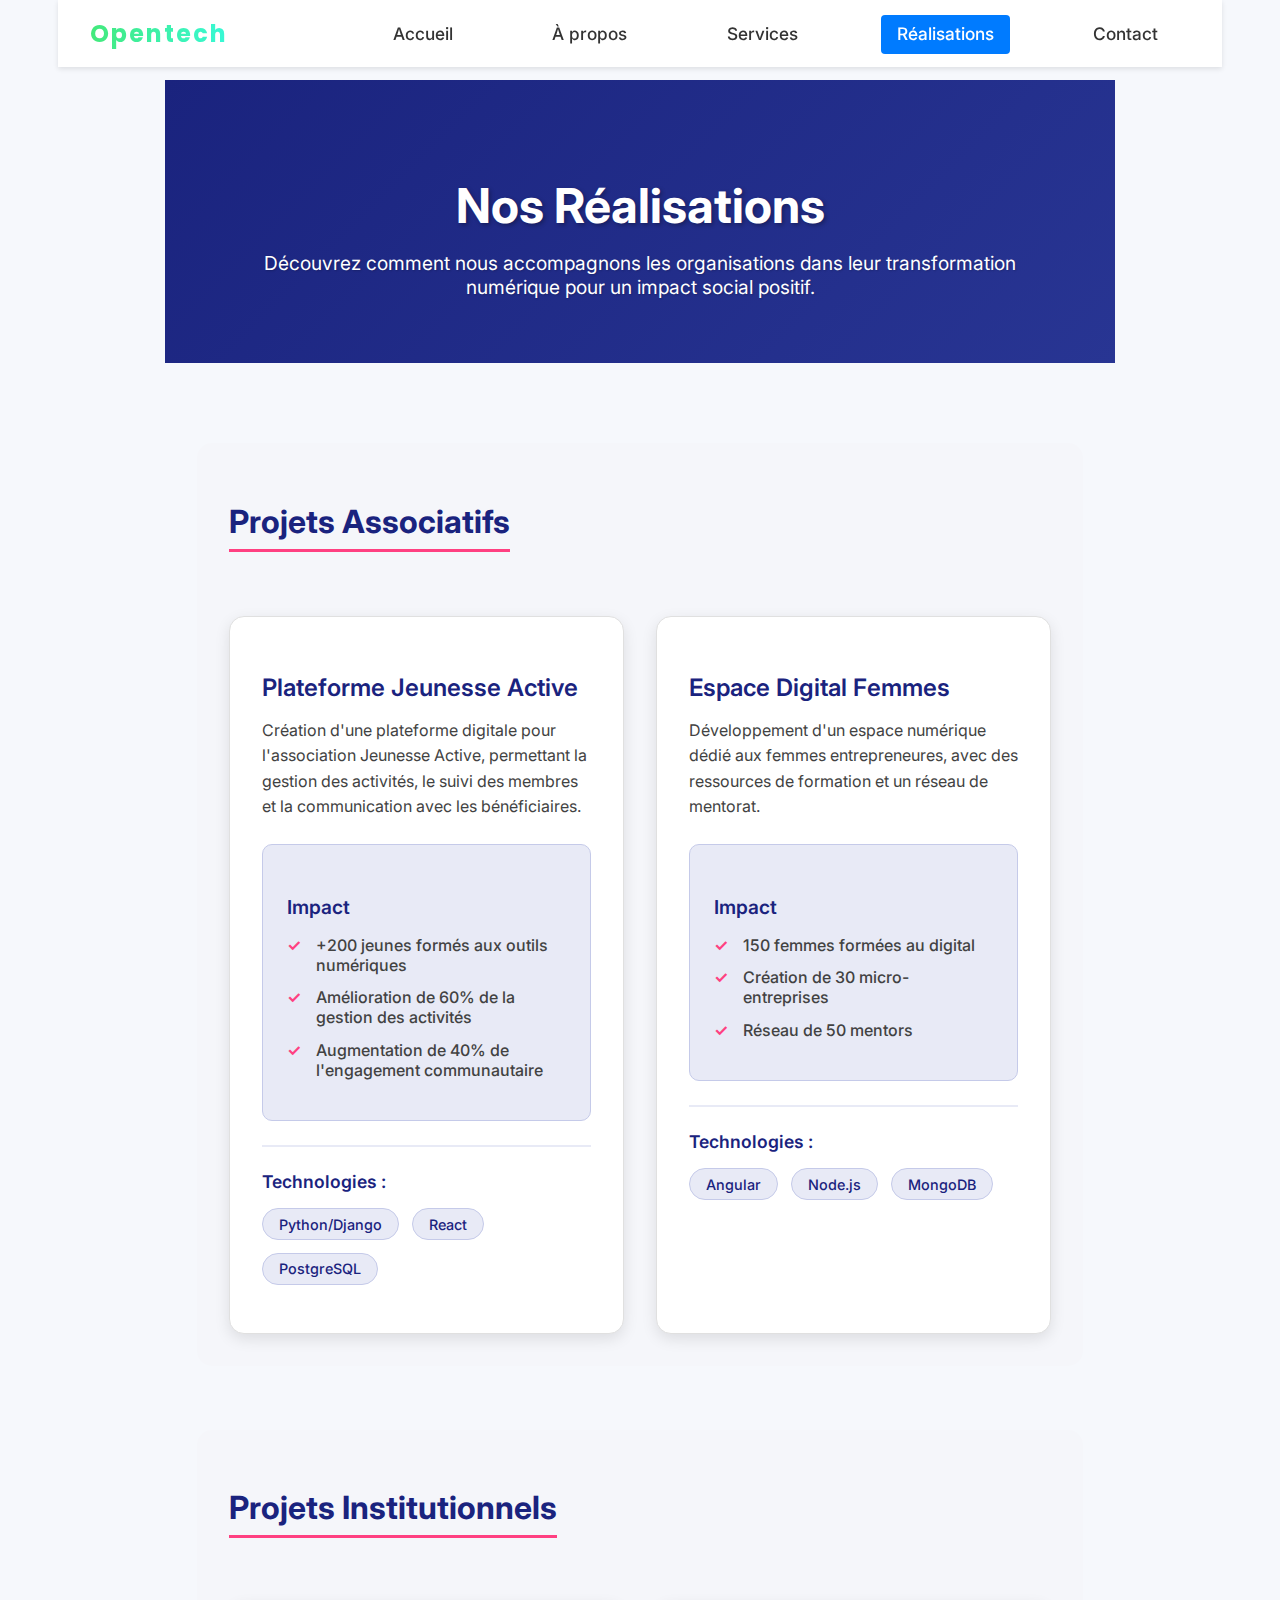
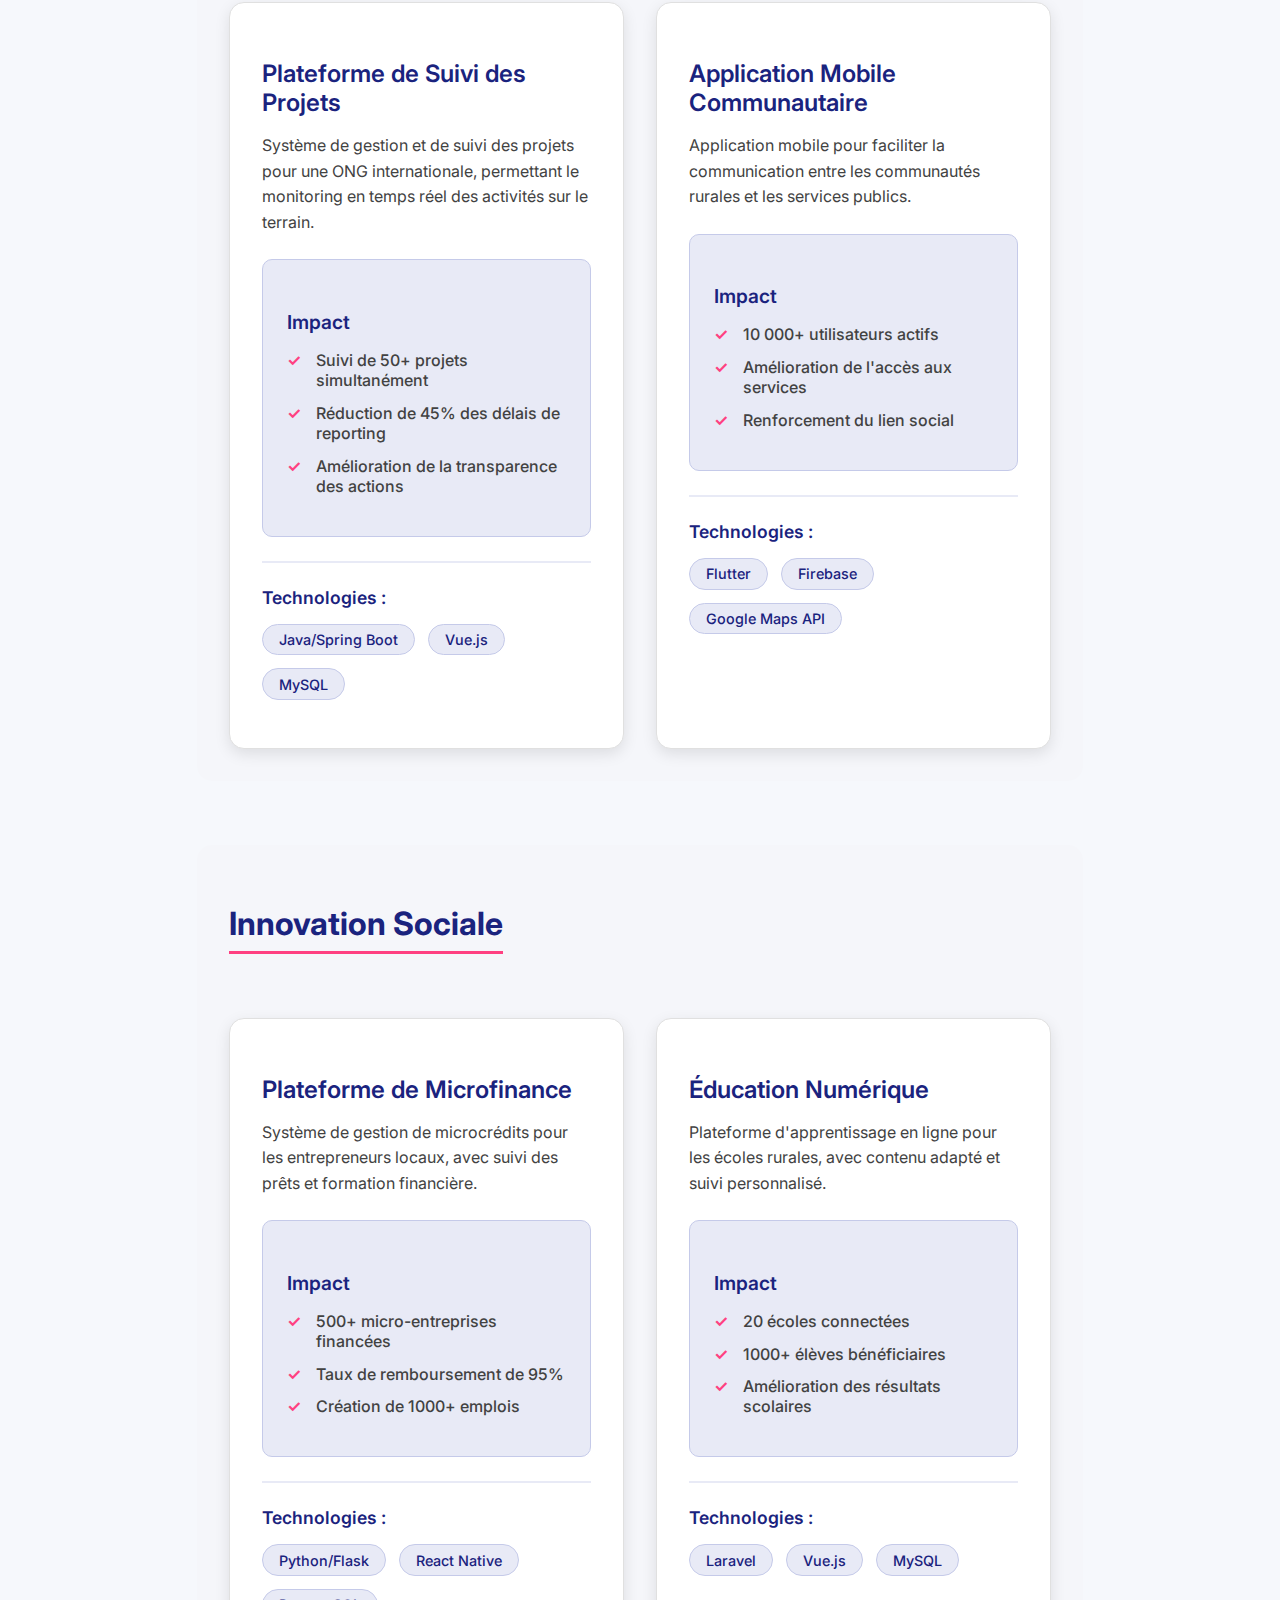
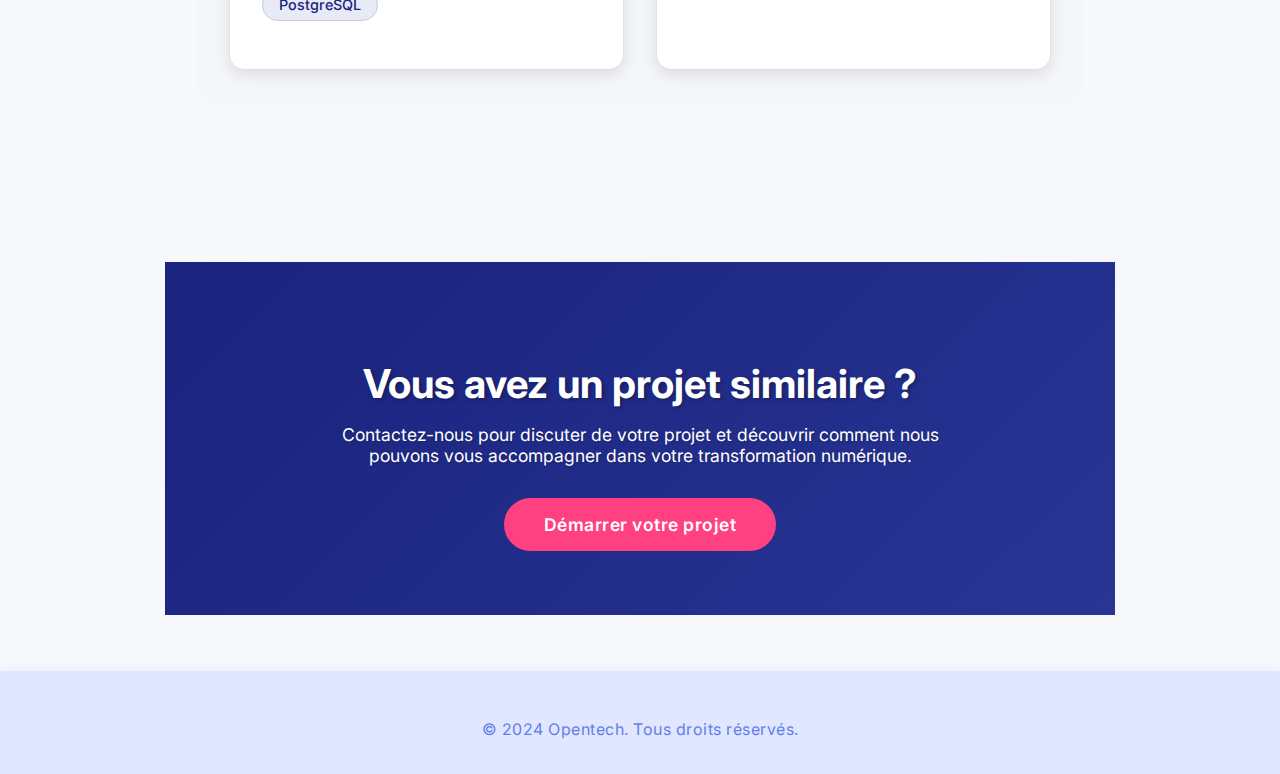
<file: projects.html>
<!DOCTYPE html>
<html lang="fr">
<head>
  <meta charset="UTF-8">
  <meta name="viewport" content="width=device-width, initial-scale=1.0">
  <title>Opentech - Réalisations</title>
  <link rel="stylesheet" href="css/style.css">
  <link rel="stylesheet" href="https://cdnjs.cloudflare.com/ajax/libs/font-awesome/6.0.0/css/all.min.css">
</head>
<body>
  <header>
    <nav class="navbar">
      <div class="logo">Opentech</div>
      <div class="hamburger">
        <span></span>
        <span></span>
        <span></span>
      </div>
      <ul class="nav-menu">
        <li><a href="index.html">Accueil</a></li>
        <li><a href="about.html">À propos</a></li>
        <li><a href="services.html">Services</a></li>
        <li><a href="projects.html" class="active">Réalisations</a></li>
        <li><a href="contact.html">Contact</a></li>
      </ul>
    </nav>
  </header>
  <main>
    <section class="projects-hero">
      <h1>Nos Réalisations</h1>
      <p>Découvrez comment nous accompagnons les organisations dans leur transformation numérique pour un impact social positif.</p>
    </section>

    <section class="projects-categories">
      <div class="category">
        <h2>Projets Associatifs</h2>
        <div class="project-grid">
          <div class="project-card">
            <div class="project-content">
              <h3>Plateforme Jeunesse Active</h3>
              <p class="project-description">Création d'une plateforme digitale pour l'association Jeunesse Active, permettant la gestion des activités, le suivi des membres et la communication avec les bénéficiaires.</p>
              <div class="project-impact">
                <h4>Impact</h4>
                <ul>
                  <li>+200 jeunes formés aux outils numériques</li>
                  <li>Amélioration de 60% de la gestion des activités</li>
                  <li>Augmentation de 40% de l'engagement communautaire</li>
                </ul>
              </div>
              <div class="project-tech">
                <span>Technologies :</span>
                <ul>
                  <li>Python/Django</li>
                  <li>React</li>
                  <li>PostgreSQL</li>
                </ul>
              </div>
            </div>
          </div>

          <div class="project-card">
            <div class="project-content">
              <h3>Espace Digital Femmes</h3>
              <p class="project-description">Développement d'un espace numérique dédié aux femmes entrepreneures, avec des ressources de formation et un réseau de mentorat.</p>
              <div class="project-impact">
                <h4>Impact</h4>
                <ul>
                  <li>150 femmes formées au digital</li>
                  <li>Création de 30 micro-entreprises</li>
                  <li>Réseau de 50 mentors</li>
                </ul>
              </div>
              <div class="project-tech">
                <span>Technologies :</span>
                <ul>
                  <li>Angular</li>
                  <li>Node.js</li>
                  <li>MongoDB</li>
                </ul>
              </div>
            </div>
          </div>
        </div>
      </div>

      <div class="category">
        <h2>Projets Institutionnels</h2>
        <div class="project-grid">
          <div class="project-card">
            <div class="project-content">
              <h3>Plateforme de Suivi des Projets</h3>
              <p class="project-description">Système de gestion et de suivi des projets pour une ONG internationale, permettant le monitoring en temps réel des activités sur le terrain.</p>
              <div class="project-impact">
                <h4>Impact</h4>
                <ul>
                  <li>Suivi de 50+ projets simultanément</li>
                  <li>Réduction de 45% des délais de reporting</li>
                  <li>Amélioration de la transparence des actions</li>
                </ul>
              </div>
              <div class="project-tech">
                <span>Technologies :</span>
                <ul>
                  <li>Java/Spring Boot</li>
                  <li>Vue.js</li>
                  <li>MySQL</li>
                </ul>
              </div>
            </div>
          </div>

          <div class="project-card">
            <div class="project-content">
              <h3>Application Mobile Communautaire</h3>
              <p class="project-description">Application mobile pour faciliter la communication entre les communautés rurales et les services publics.</p>
              <div class="project-impact">
                <h4>Impact</h4>
                <ul>
                  <li>10 000+ utilisateurs actifs</li>
                  <li>Amélioration de l'accès aux services</li>
                  <li>Renforcement du lien social</li>
                </ul>
              </div>
              <div class="project-tech">
                <span>Technologies :</span>
                <ul>
                  <li>Flutter</li>
                  <li>Firebase</li>
                  <li>Google Maps API</li>
                </ul>
              </div>
            </div>
          </div>
        </div>
      </div>

      <div class="category">
        <h2>Innovation Sociale</h2>
        <div class="project-grid">
          <div class="project-card">
            <div class="project-content">
              <h3>Plateforme de Microfinance</h3>
              <p class="project-description">Système de gestion de microcrédits pour les entrepreneurs locaux, avec suivi des prêts et formation financière.</p>
              <div class="project-impact">
                <h4>Impact</h4>
                <ul>
                  <li>500+ micro-entreprises financées</li>
                  <li>Taux de remboursement de 95%</li>
                  <li>Création de 1000+ emplois</li>
                </ul>
              </div>
              <div class="project-tech">
                <span>Technologies :</span>
                <ul>
                  <li>Python/Flask</li>
                  <li>React Native</li>
                  <li>PostgreSQL</li>
                </ul>
              </div>
            </div>
          </div>

          <div class="project-card">
            <div class="project-content">
              <h3>Éducation Numérique</h3>
              <p class="project-description">Plateforme d'apprentissage en ligne pour les écoles rurales, avec contenu adapté et suivi personnalisé.</p>
              <div class="project-impact">
                <h4>Impact</h4>
                <ul>
                  <li>20 écoles connectées</li>
                  <li>1000+ élèves bénéficiaires</li>
                  <li>Amélioration des résultats scolaires</li>
                </ul>
              </div>
              <div class="project-tech">
                <span>Technologies :</span>
                <ul>
                  <li>Laravel</li>
                  <li>Vue.js</li>
                  <li>MySQL</li>
                </ul>
              </div>
            </div>
          </div>
        </div>
      </div>
    </section>

    <section class="projects-cta">
      <h2>Vous avez un projet similaire ?</h2>
      <p>Contactez-nous pour discuter de votre projet et découvrir comment nous pouvons vous accompagner dans votre transformation numérique.</p>
      <a href="contact.html" class="cta">Démarrer votre projet</a>
    </section>
  </main>
  <footer>
    <p>&copy; 2024 Opentech. Tous droits réservés.</p>
  </footer>
</body>
</html>
</file>
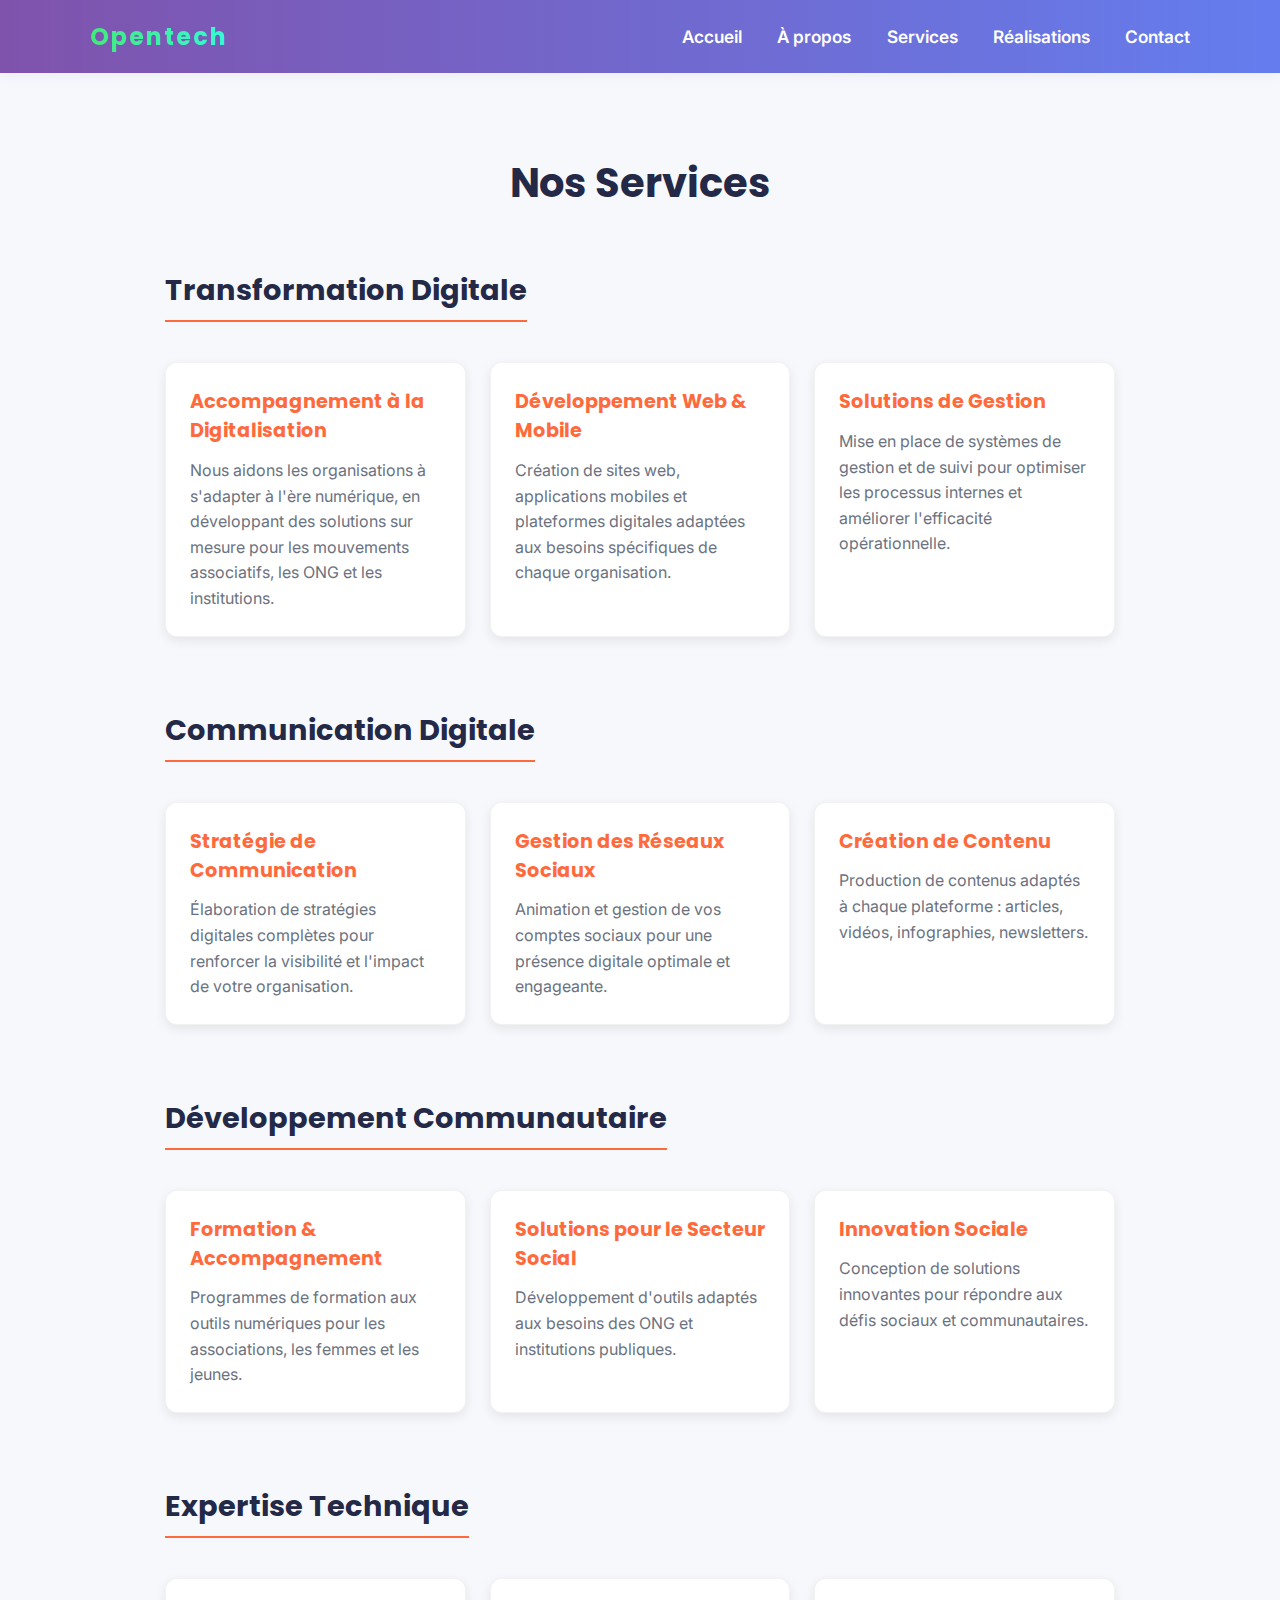
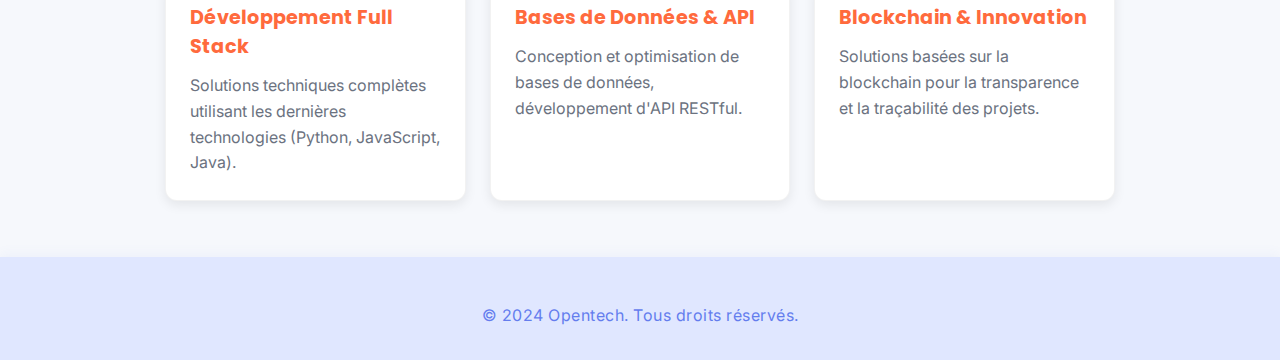
<file: services.html>
<!DOCTYPE html>
<html lang="fr">
<head>
  <meta charset="UTF-8">
  <meta name="viewport" content="width=device-width, initial-scale=1.0">
  <title>Opentech - Services</title>
  <link rel="stylesheet" href="css/style.css">
</head>
<body>
  <header>
    <nav>
      <div class="logo">Opentech</div>
      <ul>
        <li><a href="index.html">Accueil</a></li>
        <li><a href="about.html">À propos</a></li>
        <li><a href="services.html">Services</a></li>
        <li><a href="projects.html">Réalisations</a></li>
        <li><a href="contact.html">Contact</a></li>
      </ul>
    </nav>
  </header>
  <main>
    <section class="services">
      <h1>Nos Services</h1>
      
      <div class="service-category">
        <h2>Transformation Digitale</h2>
        <ul>
          <li>
            <strong>Accompagnement à la Digitalisation</strong>
            <p>Nous aidons les organisations à s'adapter à l'ère numérique, en développant des solutions sur mesure pour les mouvements associatifs, les ONG et les institutions.</p>
          </li>
          <li>
            <strong>Développement Web & Mobile</strong>
            <p>Création de sites web, applications mobiles et plateformes digitales adaptées aux besoins spécifiques de chaque organisation.</p>
          </li>
          <li>
            <strong>Solutions de Gestion</strong>
            <p>Mise en place de systèmes de gestion et de suivi pour optimiser les processus internes et améliorer l'efficacité opérationnelle.</p>
          </li>
        </ul>
      </div>

      <div class="service-category">
        <h2>Communication Digitale</h2>
        <ul>
          <li>
            <strong>Stratégie de Communication</strong>
            <p>Élaboration de stratégies digitales complètes pour renforcer la visibilité et l'impact de votre organisation.</p>
          </li>
          <li>
            <strong>Gestion des Réseaux Sociaux</strong>
            <p>Animation et gestion de vos comptes sociaux pour une présence digitale optimale et engageante.</p>
          </li>
          <li>
            <strong>Création de Contenu</strong>
            <p>Production de contenus adaptés à chaque plateforme : articles, vidéos, infographies, newsletters.</p>
          </li>
        </ul>
      </div>

      <div class="service-category">
        <h2>Développement Communautaire</h2>
        <ul>
          <li>
            <strong>Formation & Accompagnement</strong>
            <p>Programmes de formation aux outils numériques pour les associations, les femmes et les jeunes.</p>
          </li>
          <li>
            <strong>Solutions pour le Secteur Social</strong>
            <p>Développement d'outils adaptés aux besoins des ONG et institutions publiques.</p>
          </li>
          <li>
            <strong>Innovation Sociale</strong>
            <p>Conception de solutions innovantes pour répondre aux défis sociaux et communautaires.</p>
          </li>
        </ul>
      </div>

      <div class="service-category">
        <h2>Expertise Technique</h2>
        <ul>
          <li>
            <strong>Développement Full Stack</strong>
            <p>Solutions techniques complètes utilisant les dernières technologies (Python, JavaScript, Java).</p>
          </li>
          <li>
            <strong>Bases de Données & API</strong>
            <p>Conception et optimisation de bases de données, développement d'API RESTful.</p>
          </li>
          <li>
            <strong>Blockchain & Innovation</strong>
            <p>Solutions basées sur la blockchain pour la transparence et la traçabilité des projets.</p>
          </li>
        </ul>
      </div>
    </section>
  </main>
  <footer>
    <p>&copy; 2024 Opentech. Tous droits réservés.</p>
  </footer>
</body>
</html>
</file>
<file: css/style.css>
@import url('https://fonts.googleapis.com/css2?family=Inter:wght@400;600&family=Poppins:wght@700&display=swap');

:root {
  --primary-gradient: linear-gradient(90deg, #7f53ac 0%, #647dee 100%);
  --secondary-gradient: linear-gradient(90deg, #43e97b 0%, #38f9d7 100%);
  --accent: #ff6a3d;
  --accent-hover: #ffb86c;
  --bg: #f6f8fc;
  --card-bg: #fff;
  --text-main: #232946;
  --text-light: #6b7280;
}

body {
  margin: 0;
  font-family: 'Inter', Arial, sans-serif;
  background: var(--bg);
  color: var(--text-main);
}
header {
  background: var(--primary-gradient);
  color: #fff;
  padding: 0;
  box-shadow: 0 2px 12px rgba(127,83,172,0.08);
}
nav {
  display: flex;
  align-items: center;
  justify-content: space-between;
  max-width: 1100px;
  margin: 0 auto;
  padding: 1.2rem 2rem;
}
.logo {
  font-family: 'Poppins', Arial, sans-serif;
  font-size: 2rem;
  font-weight: 700;
  letter-spacing: 2px;
  background: var(--secondary-gradient);
  -webkit-background-clip: text;
  -webkit-text-fill-color: transparent;
  background-clip: text;
}
nav ul {
  list-style: none;
  display: flex;
  gap: 2.2rem;
  margin: 0;
  padding: 0;
}
nav ul li a {
  color: #fff;
  text-decoration: none;
  font-weight: 600;
  font-family: 'Inter', Arial, sans-serif;
  font-size: 1.08rem;
  transition: color 0.2s, border-bottom 0.2s;
  border-bottom: 2px solid transparent;
  padding-bottom: 2px;
}
nav ul li a:hover {
  color: var(--accent);
  border-bottom: 2px solid var(--accent);
}
.hero {
  text-align: center;
  padding: 6rem 2rem 4rem 2rem;
  background: var(--primary-gradient);
  color: #fff;
  position: relative;
  overflow: hidden;
  animation: fadeIn 1.2s;
}
.hero::after {
  content: '';
  position: absolute;
  left: 0; right: 0; bottom: 0;
  height: 80px;
  background: url('data:image/svg+xml;utf8,<svg width="100%" height="80" xmlns="http://www.w3.org/2000/svg"><path d="M0,40 Q50,80 100,40 T200,40 T300,40 T400,40 T500,40 V80 H0 Z" fill="%23f6f8fc"/></svg>') no-repeat bottom center/cover;
  z-index: 1;
}
.hero h1 {
  font-family: 'Poppins', Arial, sans-serif;
  font-size: 2.8rem;
  margin-bottom: 1.2rem;
  letter-spacing: 1px;
  animation: slideUp 1s;
}
.hero p {
  font-size: 1.25rem;
  margin-bottom: 2.2rem;
  color: #e0e7ff;
  animation: fadeIn 1.5s;
}
.hero-buttons {
  display: flex;
  gap: 1.5rem;
  justify-content: center;
  margin-top: 2rem;
}
.hero-buttons .cta {
  display: inline-block;
  padding: 1rem 2.5rem;
  background: #2c3e50;
  color: #ffffff;
  text-decoration: none;
  border-radius: 30px;
  font-weight: 600;
  transition: transform 0.3s ease, box-shadow 0.3s ease, background-color 0.3s ease;
  text-shadow: none;
  border: 2px solid #2c3e50;
  font-size: 1.1rem;
  letter-spacing: 0.5px;
}
.hero-buttons .cta:hover {
  transform: translateY(-3px);
  box-shadow: 0 5px 15px rgba(44, 62, 80, 0.3);
  background: #34495e;
  border-color: #34495e;
}
.hero-buttons .secondary-cta {
  display: inline-block;
  padding: 1rem 2rem;
  background: transparent;
  color: #ffffff;
  text-decoration: none;
  border-radius: 30px;
  font-weight: 600;
  border: 2px solid #ffffff;
  transition: transform 0.3s ease, box-shadow 0.3s ease, background-color 0.3s ease;
}
.hero-buttons .secondary-cta:hover {
  transform: translateY(-3px);
  box-shadow: 0 5px 15px rgba(0, 0, 0, 0.2);
  background: rgba(255, 255, 255, 0.1);
}
@media screen and (max-width: 768px) {
  .hero-buttons {
    flex-direction: column;
    align-items: center;
    gap: 1rem;
  }
  .hero-buttons .cta,
  .hero-buttons .secondary-cta {
    width: 100%;
    max-width: 300px;
    text-align: center;
  }
}
main {
  max-width: 950px;
  margin: 2.5rem auto;
  padding: 0 1.2rem;
}
section {
  margin-bottom: 2.8rem;
}
.about ul, .services ul {
  padding-left: 1.2rem;
}
.project-list {
  display: flex;
  flex-wrap: wrap;
  gap: 2.2rem;
}
.project {
  background: var(--card-bg);
  border-radius: 16px;
  box-shadow: 0 4px 18px rgba(100,125,222,0.09);
  padding: 2rem 1.5rem;
  flex: 1 1 260px;
  min-width: 220px;
  transition: transform 0.2s, box-shadow 0.2s;
  animation: fadeIn 1.2s;
}
.project:hover {
  transform: translateY(-6px) scale(1.03);
  box-shadow: 0 8px 32px rgba(255,106,61,0.13);
}
.contact-form {
  display: flex;
  flex-direction: column;
  gap: 1.1rem;
  max-width: 420px;
  margin-bottom: 2.2rem;
  animation: fadeIn 1.2s;
}
.contact-form input, .contact-form textarea {
  padding: 1rem;
  border: 1.5px solid #d1d5db;
  border-radius: 10px;
  font-size: 1.05rem;
  font-family: 'Inter', Arial, sans-serif;
  transition: border 0.2s, box-shadow 0.2s;
}
.contact-form input:focus, .contact-form textarea:focus {
  border: 1.5px solid var(--accent);
  box-shadow: 0 2px 8px rgba(255,106,61,0.08);
  outline: none;
}
.contact-form button {
  background: var(--secondary-gradient);
  color: #232946;
  border: none;
  padding: 1rem;
  border-radius: 10px;
  font-size: 1.08rem;
  font-weight: bold;
  cursor: pointer;
  transition: background 0.2s, color 0.2s, transform 0.2s;
  box-shadow: 0 2px 8px rgba(67,233,123,0.10);
}
.contact-form button:hover {
  background: var(--accent);
  color: #fff;
  transform: translateY(-2px) scale(1.03);
}
.contact-info p {
  margin: 0.3rem 0;
  color: var(--text-light);
}
footer {
  text-align: center;
  padding: 2rem 0 1.2rem 0;
  background: #e0e7ff;
  color: #647dee;
  font-size: 1rem;
  margin-top: 3.5rem;
  letter-spacing: 0.5px;
  box-shadow: 0 -2px 12px rgba(100,125,222,0.07);
}

/* Animations */
@keyframes fadeIn {
  from { opacity: 0; transform: translateY(30px); }
  to { opacity: 1; transform: translateY(0); }
}
@keyframes slideUp {
  from { opacity: 0; transform: translateY(60px); }
  to { opacity: 1; transform: translateY(0); }
}

.fade-in {
  animation: fadeIn 1.2s;
}

@media (max-width: 700px) {
  nav {
    flex-direction: column;
    gap: 1.2rem;
  }
  .project-list {
    flex-direction: column;
  }
  main {
    padding: 0 0.5rem;
  }
  .hero h1 {
    font-size: 2rem;
  }
}

/* Styles pour la section À propos */
.about h1 {
  font-family: 'Poppins', Arial, sans-serif;
  font-size: 2.5rem;
  color: var(--text-main);
  margin-bottom: 1.5rem;
  text-align: center;
  animation: fadeIn 1.2s;
}
.about h2 {
  font-family: 'Poppins', Arial, sans-serif;
  font-size: 1.8rem;
  color: var(--text-main);
  margin-top: 2rem;
  margin-bottom: 1rem;
  animation: fadeIn 1.2s;
}
.about p {
  font-size: 1.1rem;
  line-height: 1.6;
  color: var(--text-light);
  margin-bottom: 1.5rem;
  animation: fadeIn 1.2s;
}
.about ul {
  list-style-type: none;
  padding-left: 0;
  animation: fadeIn 1.2s;
}
.about ul li {
  margin-bottom: 0.8rem;
  padding-left: 1.5rem;
  position: relative;
}
.about ul li:before {
  content: '•';
  color: var(--accent);
  font-size: 1.5rem;
  position: absolute;
  left: 0;
  top: -0.2rem;
}

/* Styles pour la section Services */
.services h1 {
  font-family: 'Poppins', Arial, sans-serif;
  font-size: 2.5rem;
  color: var(--text-main);
  margin-bottom: 2rem;
  text-align: center;
  animation: fadeIn 1.2s;
}

.service-category {
  margin-bottom: 3rem;
  animation: fadeIn 1.2s;
}

.service-category h2 {
  font-family: 'Poppins', Arial, sans-serif;
  font-size: 1.8rem;
  color: var(--text-main);
  margin-bottom: 1.5rem;
  padding-bottom: 0.5rem;
  border-bottom: 2px solid var(--accent);
  display: inline-block;
}

.service-category ul {
  list-style-type: none;
  padding-left: 0;
  display: grid;
  grid-template-columns: repeat(auto-fit, minmax(300px, 1fr));
  gap: 1.5rem;
}

.service-category ul li {
  background: var(--card-bg);
  border-radius: 12px;
  padding: 1.5rem;
  box-shadow: 0 4px 12px rgba(0,0,0,0.08);
  transition: transform 0.3s, box-shadow 0.3s;
  border: 1px solid rgba(0,0,0,0.05);
}

.service-category ul li:hover {
  transform: translateY(-5px);
  box-shadow: 0 8px 24px rgba(0,0,0,0.12);
}

.service-category ul li strong {
  color: var(--accent);
  font-size: 1.2rem;
  display: block;
  margin-bottom: 0.8rem;
  font-family: 'Poppins', Arial, sans-serif;
}

.service-category ul li p {
  color: var(--text-light);
  line-height: 1.6;
  margin: 0;
  font-size: 1rem;
}

@media (max-width: 768px) {
  .service-category ul {
    grid-template-columns: 1fr;
  }
  
  .service-category h2 {
    font-size: 1.5rem;
  }
  
  .service-category ul li {
    padding: 1.2rem;
  }
}

/* Section Impact */
.impact {
  padding: 4rem 2rem;
  background: linear-gradient(135deg, #1a237e, #283593);
  color: white;
  text-align: center;
}

.impact h2 {
  font-size: 2.5rem;
  margin-bottom: 3rem;
  color: #ffffff;
  text-shadow: 2px 2px 4px rgba(0, 0, 0, 0.3);
}

.impact-grid {
  display: grid;
  grid-template-columns: repeat(3, 1fr);
  gap: 2rem;
  max-width: 1200px;
  margin: 0 auto;
}

.impact-card {
  background: rgba(255, 255, 255, 0.1);
  padding: 2rem;
  border-radius: 15px;
  backdrop-filter: blur(10px);
  border: 1px solid rgba(255, 255, 255, 0.2);
  transition: transform 0.3s ease, box-shadow 0.3s ease;
}

.impact-card:hover {
  transform: translateY(-10px);
  box-shadow: 0 8px 25px rgba(0, 0, 0, 0.2);
}

.impact-card i {
  font-size: 2.5rem;
  color: #ff4081;
  margin-bottom: 1rem;
}

.impact-card h3 {
  font-size: 2.5rem;
  color: #ffffff;
  margin: 1rem 0;
  font-weight: 700;
  text-shadow: 1px 1px 2px rgba(0, 0, 0, 0.2);
}

.impact-card p {
  color: #e0e0e0;
  font-size: 1.1rem;
  font-weight: 500;
}

/* Section Expertise */
.expertise {
  padding: 4rem 2rem;
  background: #f5f6fa;
  text-align: center;
}

.expertise h2 {
  font-size: 2.5rem;
  margin-bottom: 3rem;
  color: #1a237e;
}

.expertise-grid {
  display: grid;
  grid-template-columns: repeat(3, 1fr);
  gap: 2rem;
  max-width: 1200px;
  margin: 0 auto;
}

.expertise-card {
  background: white;
  padding: 2rem;
  border-radius: 15px;
  box-shadow: 0 5px 15px rgba(0, 0, 0, 0.1);
  transition: transform 0.3s ease, box-shadow 0.3s ease;
  border: 1px solid #e8eaf6;
}

.expertise-card:hover {
  transform: translateY(-10px);
  box-shadow: 0 8px 25px rgba(26, 35, 126, 0.15);
}

.expertise-card i {
  font-size: 2.5rem;
  color: #ff4081;
  margin-bottom: 1.5rem;
}

.expertise-card h3 {
  color: #1a237e;
  font-size: 1.5rem;
  margin-bottom: 1rem;
  font-weight: 600;
}

.expertise-card p {
  color: #424242;
  line-height: 1.6;
}

.learn-more {
  color: var(--accent);
  text-decoration: none;
  font-weight: 600;
  transition: color 0.2s;
}

.learn-more:hover {
  color: var(--accent-hover);
}

/* Section Témoignages */
.testimonials {
  padding: 4rem 2rem;
  background: linear-gradient(135deg, #1a237e, #283593);
  color: white;
  text-align: center;
}

.testimonial-carousel {
  max-width: 800px;
  margin: 0 auto;
}

.testimonial-content {
  background: rgba(255, 255, 255, 0.9);
  padding: 2.5rem;
  border-radius: 15px;
  backdrop-filter: blur(10px);
  border: 1px solid rgba(255, 255, 255, 0.3);
  margin: 0 1rem;
  box-shadow: 0 4px 20px rgba(26, 35, 126, 0.2);
}

.testimonial-content p {
  font-size: 1.2rem;
  line-height: 1.8;
  color: #1a237e;
  margin-bottom: 2rem;
  font-style: italic;
  text-shadow: 0 1px 2px rgba(255, 255, 255, 0.3);
  font-weight: 500;
}

.testimonial-author {
  display: flex;
  align-items: center;
  gap: 1.5rem;
  justify-content: center;
}

.testimonial-author img {
  width: 60px;
  height: 60px;
  border-radius: 50%;
  border: 3px solid #3949ab;
  object-fit: cover;
  box-shadow: 0 2px 8px rgba(0, 0, 0, 0.2);
}

.testimonial-author h4 {
  color: #1a237e;
  font-size: 1.2rem;
  margin: 0;
  font-weight: 600;
  text-shadow: 0 1px 2px rgba(255, 255, 255, 0.3);
}

.testimonial-author p {
  color: #283593;
  margin: 0.3rem 0 0;
  font-size: 0.95rem;
  font-weight: 500;
  text-shadow: 0 1px 2px rgba(255, 255, 255, 0.3);
}

.carousel-controls {
  margin-top: 2rem;
}

.prev-btn,
.next-btn {
  background: #3949ab;
  color: white;
  border: none;
  width: 45px;
  height: 45px;
  border-radius: 50%;
  cursor: pointer;
  transition: all 0.3s ease;
  font-size: 1.2rem;
  box-shadow: 0 2px 8px rgba(0, 0, 0, 0.2);
}

.prev-btn:hover,
.next-btn:hover {
  background: #1a237e;
  transform: scale(1.1);
  box-shadow: 0 4px 12px rgba(0, 0, 0, 0.3);
}

.carousel-dots {
  display: flex;
  justify-content: center;
  gap: 0.8rem;
  margin: 1.5rem 0;
}

.dot {
  width: 12px;
  height: 12px;
  border-radius: 50%;
  background: rgba(255, 255, 255, 0.2);
  cursor: pointer;
  transition: all 0.3s ease;
  border: 2px solid rgba(255, 255, 255, 0.3);
}

.dot.active {
  background: #3949ab;
  transform: scale(1.2);
  border-color: #ffffff;
}

/* Media Queries */
@media screen and (max-width: 992px) {
  .impact-grid,
  .expertise-grid {
    grid-template-columns: repeat(2, 1fr);
  }
}

@media screen and (max-width: 768px) {
  .impact-grid,
  .expertise-grid {
    grid-template-columns: 1fr;
  }

  .impact-card,
  .expertise-card {
    max-width: 400px;
    margin: 0 auto;
  }

  .testimonial-content {
    padding: 2rem;
  }

  .testimonial-content p {
    font-size: 1.1rem;
  }
}

/* Styles pour la page des réalisations */
.projects-hero {
  text-align: center;
  padding: 4rem 2rem;
  background: linear-gradient(135deg, #1a237e, #283593);
  color: #ffffff;
  margin-bottom: 3rem;
}

.projects-hero h1 {
  font-size: 3rem;
  margin-bottom: 1rem;
  animation: fadeInUp 0.8s ease-out;
  color: #ffffff;
  text-shadow: 2px 2px 4px rgba(0, 0, 0, 0.3);
}

.projects-hero p {
  font-size: 1.2rem;
  max-width: 800px;
  margin: 0 auto;
  color: #ffffff;
  text-shadow: 1px 1px 2px rgba(0, 0, 0, 0.2);
  animation: fadeInUp 1s ease-out;
}

.projects-categories {
  padding: 2rem;
  max-width: 1200px;
  margin: 0 auto;
}

.category {
  margin-bottom: 4rem;
  padding: 2rem;
  background: #f5f6fa;
  border-radius: 15px;
}

.category h2 {
  font-size: 2rem;
  color: #1a237e;
  margin-bottom: 2rem;
  padding-bottom: 0.5rem;
  border-bottom: 3px solid #ff4081;
  display: inline-block;
}

.project-grid {
  display: grid;
  grid-template-columns: repeat(auto-fit, minmax(300px, 1fr));
  gap: 2rem;
  margin-top: 2rem;
}

.project-card {
  background: white;
  border-radius: 15px;
  overflow: hidden;
  box-shadow: 0 5px 15px rgba(0, 0, 0, 0.1);
  transition: transform 0.3s ease, box-shadow 0.3s ease;
  border: 1px solid #e0e0e0;
}

.project-card:hover {
  transform: translateY(-10px);
  box-shadow: 0 8px 25px rgba(26, 35, 126, 0.15);
}

.project-content {
  padding: 2rem;
}

.project-content h3 {
  color: #1a237e;
  font-size: 1.5rem;
  margin-bottom: 1rem;
  font-weight: 600;
}

.project-description {
  color: #424242;
  margin-bottom: 1.5rem;
  line-height: 1.6;
}

.project-impact {
  background: #e8eaf6;
  padding: 1.5rem;
  border-radius: 10px;
  margin-bottom: 1.5rem;
  border: 1px solid #c5cae9;
}

.project-impact h4 {
  color: #1a237e;
  margin-bottom: 1rem;
  font-size: 1.2rem;
  font-weight: 600;
}

.project-impact ul {
  list-style: none;
  padding: 0;
}

.project-impact li {
  margin-bottom: 0.8rem;
  padding-left: 1.8rem;
  position: relative;
  color: #424242;
  font-weight: 500;
}

.project-impact li::before {
  content: "✓";
  color: #ff4081;
  position: absolute;
  left: 0;
  font-weight: bold;
}

.project-tech {
  border-top: 2px solid #e8eaf6;
  padding-top: 1.5rem;
}

.project-tech span {
  color: #1a237e;
  font-weight: 600;
  display: block;
  margin-bottom: 0.8rem;
  font-size: 1.1rem;
}

.project-tech ul {
  list-style: none;
  padding: 0;
  display: flex;
  flex-wrap: wrap;
  gap: 0.8rem;
}

.project-tech li {
  background: #e8eaf6;
  padding: 0.4rem 1rem;
  border-radius: 20px;
  font-size: 0.9rem;
  color: #1a237e;
  border: 1px solid #c5cae9;
  font-weight: 500;
  transition: all 0.3s ease;
}

.project-tech li:hover {
  background: #c5cae9;
  transform: translateY(-2px);
}

.projects-cta {
  text-align: center;
  padding: 4rem 2rem;
  background: linear-gradient(135deg, #1a237e, #283593);
  color: white;
  margin-top: 4rem;
}

.projects-cta h2 {
  font-size: 2.5rem;
  margin-bottom: 1rem;
  color: #ffffff;
  text-shadow: 2px 2px 4px rgba(0, 0, 0, 0.3);
}

.projects-cta p {
  max-width: 600px;
  margin: 0 auto 2rem;
  font-size: 1.1rem;
  color: #ffffff;
  text-shadow: 1px 1px 2px rgba(0, 0, 0, 0.2);
}

.projects-cta .cta {
  display: inline-block;
  padding: 1rem 2.5rem;
  background: #ff4081;
  color: #ffffff;
  text-decoration: none;
  border-radius: 30px;
  font-weight: 600;
  transition: transform 0.3s ease, box-shadow 0.3s ease, background-color 0.3s ease;
  text-shadow: none;
  border: none;
  font-size: 1.1rem;
  letter-spacing: 0.5px;
}

.projects-cta .cta:hover {
  transform: translateY(-3px);
  box-shadow: 0 5px 15px rgba(255, 64, 129, 0.3);
  background: #f50057;
}

/* Media Queries pour le contraste */
@media (prefers-color-scheme: dark) {
  .category {
    background: #1a237e;
  }

  .category h2 {
    color: #ffffff;
  }

  .project-card {
    background: #283593;
  }

  .project-content h3 {
    color: #ffffff;
  }

  .project-description {
    color: #e0e0e0;
  }

  .project-impact {
    background: #3949ab;
    border-color: #5c6bc0;
  }

  .project-impact h4 {
    color: #ffffff;
  }

  .project-impact li {
    color: #e0e0e0;
  }

  .project-tech {
    border-top-color: #3949ab;
  }

  .project-tech span {
    color: #ffffff;
  }

  .project-tech li {
    background: #3949ab;
    border-color: #5c6bc0;
    color: #ffffff;
  }

  .project-tech li:hover {
    background: #5c6bc0;
  }
}

/* Media Queries pour le Responsive Design */
@media screen and (max-width: 1200px) {
  .projects-categories {
    padding: 2rem 1rem;
  }

  .project-grid {
    grid-template-columns: repeat(2, 1fr);
    gap: 1.5rem;
  }
}

@media screen and (max-width: 992px) {
  .projects-hero h1 {
    font-size: 2.8rem;
  }

  .projects-hero p {
    font-size: 1.1rem;
    padding: 0 1rem;
  }

  .category h2 {
    font-size: 1.8rem;
  }

  .project-content h3 {
    font-size: 1.4rem;
  }
}

@media screen and (max-width: 768px) {
  .projects-hero {
    padding: 3rem 1rem;
  }

  .projects-hero h1 {
    font-size: 2.5rem;
  }

  .project-grid {
    grid-template-columns: 1fr;
    gap: 2rem;
  }

  .project-card {
    max-width: 600px;
    margin: 0 auto;
  }

  .projects-cta {
    padding: 3rem 1rem;
  }

  .projects-cta h2 {
    font-size: 2rem;
  }

  .projects-cta p {
    font-size: 1rem;
    padding: 0 1rem;
  }
}

@media screen and (max-width: 576px) {
  .projects-hero h1 {
    font-size: 2rem;
  }

  .projects-hero p {
    font-size: 1rem;
  }

  .category h2 {
    font-size: 1.6rem;
  }

  .project-content {
    padding: 1.5rem;
  }

  .project-content h3 {
    font-size: 1.3rem;
  }

  .project-impact {
    padding: 1rem;
  }

  .project-tech ul {
    gap: 0.3rem;
  }

  .project-tech li {
    font-size: 0.8rem;
    padding: 0.2rem 0.6rem;
  }

  .projects-cta h2 {
    font-size: 1.8rem;
  }

  .projects-cta .cta {
    padding: 0.8rem 1.5rem;
    font-size: 0.9rem;
  }
}

/* Support pour les appareils à haute densité de pixels */
@media (-webkit-min-device-pixel-ratio: 2), (min-resolution: 192dpi) {
  .project-card {
    box-shadow: 0 2px 8px rgba(0, 0, 0, 0.1);
  }

  .projects-cta .cta {
    box-shadow: 0 2px 8px rgba(0, 0, 0, 0.15);
  }
}

/* Support pour le mode sombre */
@media (prefers-color-scheme: dark) {
  .project-card {
    background: #2c3e50;
    box-shadow: 0 5px 15px rgba(0, 0, 0, 0.2);
  }

  .project-content h3 {
    color: #ffffff;
  }

  .project-description {
    color: #ecf0f1;
  }

  .project-impact {
    background: #34495e;
  }

  .project-tech li {
    background: #34495e;
    color: #ecf0f1;
  }
}

/* Support pour l'orientation paysage sur mobile */
@media screen and (max-height: 500px) and (orientation: landscape) {
  .projects-hero {
    padding: 2rem 1rem;
  }

  .project-grid {
    grid-template-columns: repeat(2, 1fr);
  }
}

/* Support pour les grands écrans */
@media screen and (min-width: 1400px) {
  .projects-categories {
    max-width: 1400px;
  }

  .project-grid {
    grid-template-columns: repeat(3, 1fr);
  }

  .projects-hero h1 {
    font-size: 3.5rem;
  }

  .projects-hero p {
    font-size: 1.3rem;
  }
}

/* Support pour le mode d'impression */
@media print {
  .projects-hero,
  .projects-cta {
    background: none;
    color: #000;
  }

  .project-card {
    break-inside: avoid;
    box-shadow: none;
    border: 1px solid #ddd;
  }

  .projects-cta .cta {
    display: none;
  }
}

/* Navigation */
.navbar {
  display: flex;
  justify-content: space-between;
  align-items: center;
  padding: 1rem 2rem;
  background-color: #fff;
  box-shadow: 0 2px 5px rgba(0,0,0,0.1);
  position: fixed;
  top: 0;
  left: 0;
  right: 0;
  z-index: 1000;
}

.logo {
  font-size: 1.5rem;
  font-weight: bold;
  color: #333;
}

.nav-menu {
  display: flex;
  list-style: none;
  margin: 0;
  padding: 0;
}

.nav-menu li {
  margin: 0 1rem;
}

.nav-menu a {
  color: #333;
  text-decoration: none;
  font-weight: 500;
  padding: 0.5rem 1rem;
  border-radius: 4px;
  transition: all 0.3s ease;
}

.nav-menu a:hover,
.nav-menu a.active {
  background-color: #007bff;
  color: #fff;
}

.hamburger {
  display: none;
  cursor: pointer;
  z-index: 1001;
}

.hamburger span {
  display: block;
  width: 25px;
  height: 3px;
  background-color: #333;
  margin: 5px 0;
  transition: all 0.3s ease;
}

/* Media Queries */
@media screen and (max-width: 768px) {
  .hamburger {
    display: block;
  }

  .nav-menu {
    display: none;
    position: fixed;
    top: 0;
    left: 0;
    right: 0;
    bottom: 0;
    background-color: #fff;
    padding: 80px 2rem 2rem;
    flex-direction: column;
    align-items: center;
    justify-content: flex-start;
    gap: 2rem;
    z-index: 999;
  }

  .nav-menu.active {
    display: flex;
  }

  .nav-menu li {
    margin: 0;
    width: 100%;
    text-align: center;
  }

  .nav-menu a {
    display: block;
    padding: 1rem;
    font-size: 1.2rem;
  }

  /* Animation du hamburger */
  .hamburger.active span:nth-child(1) {
    transform: rotate(45deg) translate(5px, 5px);
  }

  .hamburger.active span:nth-child(2) {
    opacity: 0;
  }

  .hamburger.active span:nth-child(3) {
    transform: rotate(-45deg) translate(7px, -6px);
  }
}

/* Ajustement du contenu principal pour la navbar fixe */
main {
  margin-top: 80px;
}

/* Styles pour le carrousel des témoignages */
.testimonial-carousel {
  position: relative;
  max-width: 800px;
  margin: 0 auto;
  overflow: hidden;
}

.testimonial-track {
  display: flex;
  transition: transform 0.5s ease;
}

.testimonial-slide {
  min-width: 100%;
  padding: 2rem;
}

.testimonial-content {
  background: white;
  padding: 2rem;
  border-radius: 15px;
  box-shadow: 0 5px 15px rgba(0, 0, 0, 0.1);
}

.testimonial-content p {
  font-size: 1.2rem;
  line-height: 1.8;
  color: #1a237e;
  margin-bottom: 2rem;
  font-style: italic;
  text-shadow: 0 1px 2px rgba(255, 255, 255, 0.3);
  font-weight: 500;
}

.testimonial-author {
  display: flex;
  align-items: center;
  gap: 1rem;
}

.testimonial-author img {
  width: 50px;
  height: 50px;
  border-radius: 50%;
  object-fit: cover;
}

.testimonial-author h4 {
  margin: 0;
  color: #1a237e;
  font-size: 1.2rem;
  margin: 0;
  font-weight: 600;
  text-shadow: 0 1px 2px rgba(255, 255, 255, 0.3);
}

.testimonial-author p {
  margin: 0;
  font-size: 0.9rem;
  color: #283593;
  margin: 0.3rem 0 0;
  font-weight: 500;
  text-shadow: 0 1px 2px rgba(255, 255, 255, 0.3);
}

.carousel-controls {
  display: flex;
  justify-content: center;
  align-items: center;
  margin-top: 2rem;
  gap: 1rem;
}

.prev-btn,
.next-btn {
  background: var(--primary-color);
  color: white;
  border: none;
  width: 40px;
  height: 40px;
  border-radius: 50%;
  cursor: pointer;
  transition: background-color 0.3s ease;
}

.prev-btn:hover,
.next-btn:hover {
  background: var(--secondary-color);
}

.carousel-dots {
  display: flex;
  gap: 0.5rem;
}

.dot {
  width: 10px;
  height: 10px;
  border-radius: 50%;
  background: #ddd;
  cursor: pointer;
  transition: background-color 0.3s ease;
}

.dot.active {
  background: var(--primary-color);
}

/* Media Queries pour le menu hamburger */
@media screen and (max-width: 768px) {
  .testimonial-slide {
    padding: 1rem;
  }

  .testimonial-content {
    padding: 1.5rem;
  }

  .testimonial-content p {
    font-size: 1rem;
  }

  .carousel-controls {
    margin-top: 1.5rem;
  }
}

/* Section CTA */
.cta-section {
  padding: 6rem 2rem;
  background: linear-gradient(135deg, #1a237e, #283593);
  text-align: center;
  position: relative;
  overflow: hidden;
}

.cta-section::before {
  content: '';
  position: absolute;
  top: 0;
  left: 0;
  right: 0;
  bottom: 0;
  background: url('data:image/svg+xml,<svg width="20" height="20" viewBox="0 0 20 20" xmlns="http://www.w3.org/2000/svg"><rect width="1" height="1" fill="rgba(255,255,255,0.05)"/></svg>');
  opacity: 0.1;
}

.cta-section h2 {
  font-size: 2.8rem;
  color: #ffffff;
  margin-bottom: 1.5rem;
  text-shadow: 2px 2px 4px rgba(0, 0, 0, 0.3);
  position: relative;
  z-index: 1;
}

.cta-section p {
  font-size: 1.2rem;
  color: #e0e0e0;
  max-width: 600px;
  margin: 0 auto 2.5rem;
  line-height: 1.8;
  position: relative;
  z-index: 1;
}

.cta-button {
  display: inline-flex;
  align-items: center;
  justify-content: center;
  gap: 10px;
  padding: 1.3rem 3rem;
  font-size: 1.2rem;
  font-weight: 600;
  color: #ffffff;
  background: linear-gradient(45deg, #ff4081, #f50057);
  border: none;
  border-radius: 50px;
  cursor: pointer;
  text-decoration: none;
  transition: all 0.4s cubic-bezier(0.175, 0.885, 0.32, 1.275);
  position: relative;
  z-index: 1;
  box-shadow: 0 4px 15px rgba(255, 64, 129, 0.3);
  overflow: hidden;
  letter-spacing: 0.5px;
}

.cta-button::before {
  content: '';
  position: absolute;
  top: 0;
  left: -100%;
  width: 100%;
  height: 100%;
  background: linear-gradient(
    90deg,
    transparent,
    rgba(255, 255, 255, 0.3),
    transparent
  );
  transition: 0.6s;
}

.cta-button::after {
  content: '→';
  font-size: 1.4rem;
  transition: transform 0.4s ease;
}

.cta-button:hover {
  transform: translateY(-3px) scale(1.02);
  box-shadow: 0 8px 25px rgba(255, 64, 129, 0.4);
  background: linear-gradient(45deg, #f50057, #ff4081);
}

.cta-button:hover::before {
  left: 100%;
}

.cta-button:hover::after {
  transform: translateX(5px);
}

.cta-button:active {
  transform: translateY(-1px) scale(0.98);
  box-shadow: 0 4px 15px rgba(255, 64, 129, 0.3);
}

/* Media Queries pour la section CTA */
@media screen and (max-width: 768px) {
  .cta-section {
    padding: 4rem 1.5rem;
  }

  .cta-section h2 {
    font-size: 2.2rem;
  }

  .cta-section p {
    font-size: 1.1rem;
    padding: 0 1rem;
  }

  .cta-button {
    padding: 1.1rem 2.5rem;
    font-size: 1.1rem;
  }
  
  .cta-button::after {
    font-size: 1.3rem;
  }
}

/* Styles pour la page À propos */
.about-hero {
  background-color: var(--primary-color);
  color: var(--text-color);
  padding: 4rem 2rem;
  text-align: center;
}

.about-hero h1 {
  font-size: 2.5rem;
  margin-bottom: 1rem;
}

.about-content {
  padding: 4rem 2rem;
}

.about-grid {
  display: grid;
  grid-template-columns: 1fr 1fr;
  gap: 4rem;
  max-width: 1200px;
  margin: 0 auto;
}

.about-text h2 {
  color: var(--primary-color);
  margin-bottom: 1.5rem;
}

.about-text p {
  margin-bottom: 2rem;
  line-height: 1.6;
}

.about-stats {
  display: grid;
  grid-template-columns: repeat(3, 1fr);
  gap: 2rem;
}

.stat-card {
  text-align: center;
  padding: 2rem;
  background-color: var(--light-bg);
  border-radius: 8px;
  transition: transform 0.3s ease;
}

.stat-card:hover {
  transform: translateY(-5px);
}

.stat-card i {
  font-size: 2rem;
  color: var(--primary-color);
  margin-bottom: 1rem;
}

.stat-card h3 {
  font-size: 2rem;
  color: var(--primary-color);
  margin-bottom: 0.5rem;
}

/* Styles pour la page Contact */
.contact-hero {
  background-color: var(--primary-color);
  color: var(--text-color);
  padding: 4rem 2rem;
  text-align: center;
}

.contact-hero h1 {
  font-size: 2.5rem;
  margin-bottom: 1rem;
}

.contact-content {
  padding: 4rem 2rem;
}

.contact-grid {
  display: grid;
  grid-template-columns: 1fr 1fr;
  gap: 4rem;
  max-width: 1200px;
  margin: 0 auto;
}

.contact-info {
  padding: 2rem;
  background-color: var(--light-bg);
  border-radius: 8px;
}

.info-item {
  display: flex;
  align-items: flex-start;
  margin-bottom: 2rem;
}

.info-item i {
  font-size: 1.5rem;
  color: var(--primary-color);
  margin-right: 1rem;
  margin-top: 0.5rem;
}

.info-item h3 {
  color: var(--primary-color);
  margin-bottom: 0.5rem;
}

.info-item a {
  color: var(--text-color);
  text-decoration: none;
  transition: color 0.3s ease;
}

.info-item a:hover {
  color: var(--primary-color);
}

.contact-form {
  padding: 2rem;
  background-color: var(--light-bg);
  border-radius: 8px;
}

.form-group {
  margin-bottom: 1.5rem;
}

.form-group label {
  display: block;
  margin-bottom: 0.5rem;
  color: var(--text-color);
}

.form-group input,
.form-group textarea {
  width: 100%;
  padding: 0.8rem;
  border: 1px solid #ddd;
  border-radius: 4px;
  font-size: 1rem;
}

.form-group textarea {
  resize: vertical;
}

.submit-btn {
  background-color: var(--primary-color);
  color: var(--text-color);
  padding: 1rem 2rem;
  border: none;
  border-radius: 4px;
  cursor: pointer;
  font-size: 1rem;
  transition: background-color 0.3s ease;
}

.submit-btn:hover {
  background-color: var(--accent-color);
}

/* Media Queries pour les pages À propos et Contact */
@media (max-width: 768px) {
  .about-grid,
  .contact-grid {
    grid-template-columns: 1fr;
    gap: 2rem;
  }

  .about-stats {
    grid-template-columns: 1fr;
  }

  .contact-info,
  .contact-form {
    padding: 1.5rem;
  }
}

/* Styles pour le footer */
.footer-content {
  display: grid;
  grid-template-columns: repeat(3, 1fr);
  gap: 2rem;
  padding: 4rem 2rem;
  background-color: var(--primary-color);
  color: var(--text-color);
}

.footer-section h3 {
  margin-bottom: 1rem;
}

.social-links {
  display: flex;
  gap: 1rem;
}

.social-links a {
  color: var(--text-color);
  font-size: 1.5rem;
  transition: color 0.3s ease;
}

.social-links a:hover {
  color: var(--accent-color);
}

.footer-bottom {
  text-align: center;
  padding: 1rem;
  background-color: var(--dark-bg);
  color: var(--text-color);
}

@media (max-width: 768px) {
  .footer-content {
    grid-template-columns: 1fr;
    text-align: center;
  }

  .social-links {
    justify-content: center;
  }
} 
}
</file>
